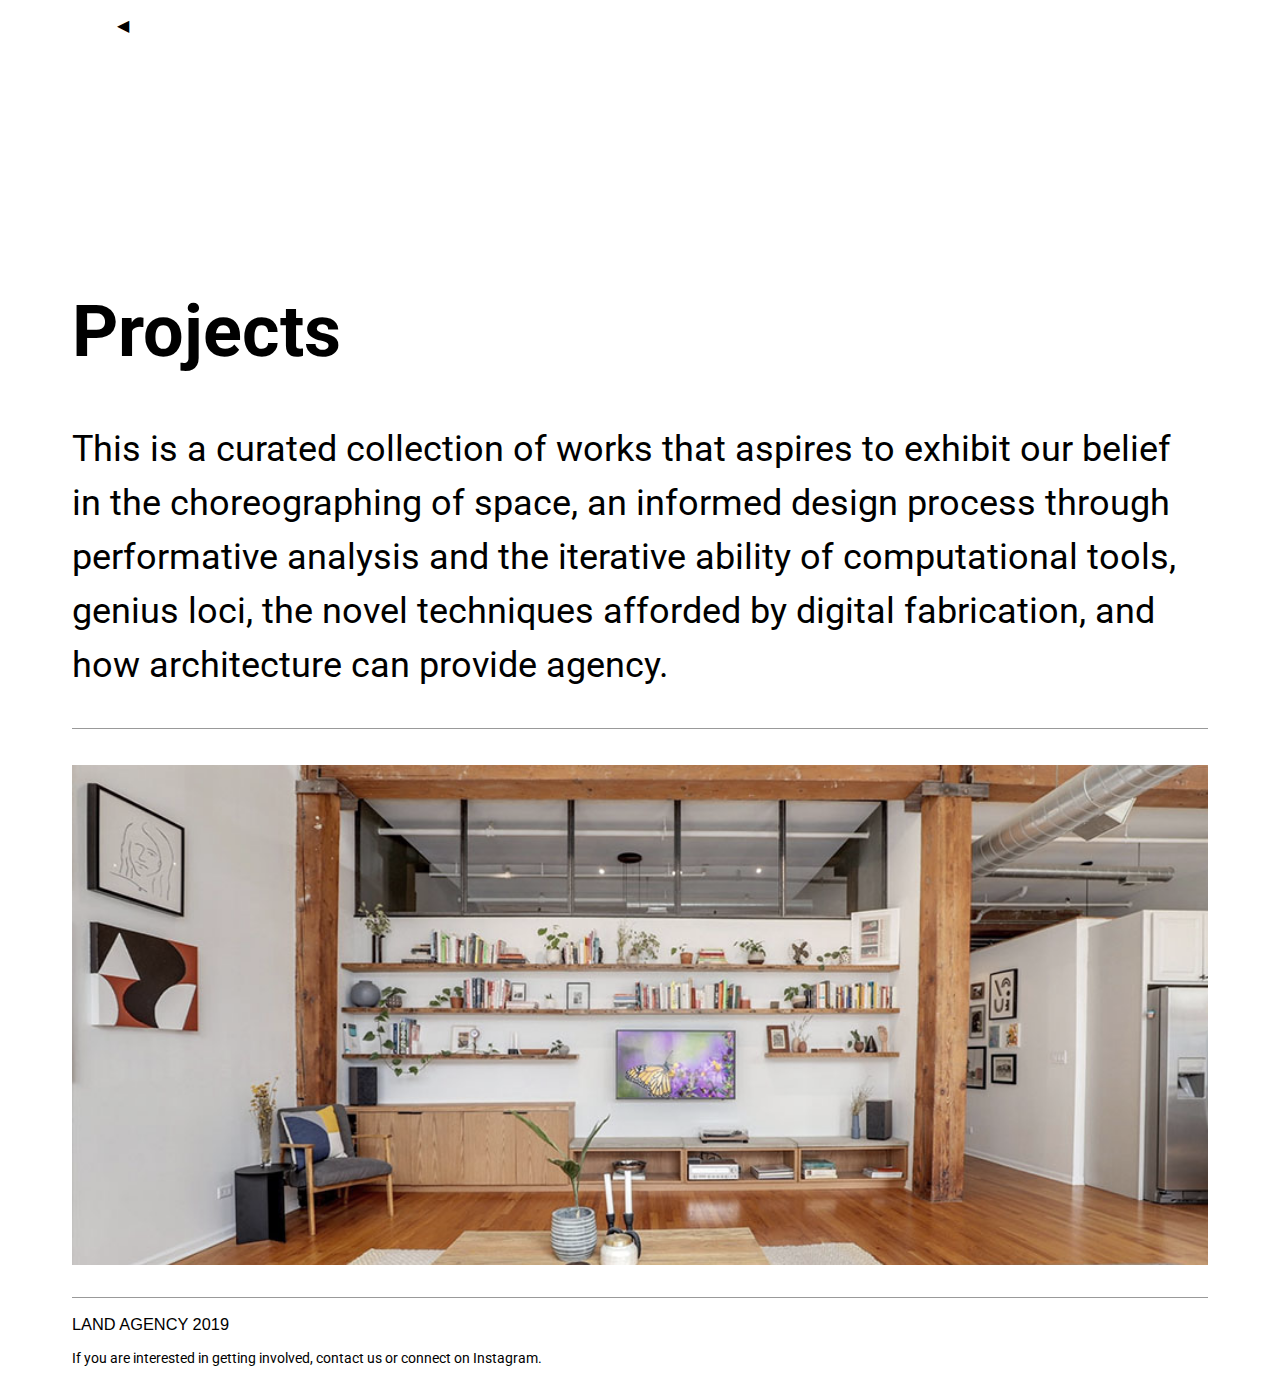
<file: projects.html>
<!DOCTYPE html>
<html lang="en-US">
<head>

  <!--
  Version: 2

  LAND AGENCY
  Website by Jonathan Culp
  JonathanCulp.com
  jdculp@umich.edu
  -->

    <meta charset="UTF-8">
    <meta name="viewport" content="width=device-width, initial-scale=1">
    <title>Land Agency</title>


    <!-- Webfonts -->
  <link rel="stylesheet" media="screen" href="https://fontlibrary.org/face/osp-din" type="text/css"/>
  <link href="https://fonts.googleapis.com/css?family=Eczar" rel="stylesheet">
  <link href="https://fonts.googleapis.com/css?family=Roboto" rel="stylesheet">

    <link rel="stylesheet" href="css/style-index.css" type="text/css" media="all">
    <link rel="stylesheet" href="slick/slick.css" type="text/css" media="all">
</head> 
    <nav role="navigation">
        <ul>
            <li class="triangle"><a href="index.html" aria-haspopup="true">◀</a>
                <ul>
                    <li><a href="/about/">About</a></li>
                    <li><a href="/projects/">Projects</a></li>
                    <li><a href="/projects/">Contact</a></li>
                </ul>
            </li>
        </ul>    
    </nav>
 
<body>
    
    <section role="article" class="about">
    <h1 class="about-title">Projects</h1>
    <p>This is a curated collection of works that aspires to exhibit our belief in the choreographing of space, an informed design process through performative analysis and the iterative ability of computational tools, genius loci, the novel techniques afforded by digital fabrication, and how architecture can provide agency.</p>
  </section><!-- .about -->
  

  <section role="article" class="longform">
    
  </section><!-- .longform -->

  <footer>
    <h3 class="LA-Logo">Land Agency 2019</h3>
        <aside> If you are interested in getting involved, <a  href="mailto:hello@landagency.net?subject=Hello" target="_blank" rel="nofollow">contact us</a> or connect on <a href="https://www.instagram.com/land_agency/" target="_blank" rel="nofollow">Instagram</a>. </aside>
  </footer>
</body>
    <script type="text/javascript" src="slick/slick.min.js"></script>
</file>
<file: css/style-index.css>
/* -------------------------------------------------------

Land Agency //

Land-Agency.com
LandAgency.net

Version: 2

Author: Jonathan Culp

Contact: JonathanCulp.com

----------------------------------------------------- */
/** { transition: all 1s; }*/
* { box-sizing: border-box;}

html{
  font-size: 1rem;
}


/* BODY */
body{
	font-family: 'Roboto', -apple-system,system-ui,BlinkMacSystemFont,"Helvetica Neue",Arial,sans-serif;
  display: flex;
  flex-wrap: wrap;
  margin: 0 auto;
  padding: 0 2em;
  max-width: 1200px;
}

h1{
    margin: 0;
}


/* Header */
header{
  order: 1;
  flex: 100%;
  min-height: 250px;
  text-align: center;
  margin-top: 2em;
  margin-bottom: 2em;
}

/* General */
a{
  text-decoration: none;
  color: #000;
}

ul{
    display: block;
    margin-left: 5px;
    list-style: none;
    float: left;
}

li{
    display: block;
    float: left;
    text-align: left;
    position: relative;
}

li:hover,
li:focus-within{
    cursor: pointer;
}

li:focus-within a{
    outline: none;
}

ul li ul {
    visibility: hidden;
    opacity: 0;
    min-width: 5rem;
    position: absolute;
    left: 0;
    display: none;
}

ul li:hover > ul,
ul li:focus-within > ul,
ul li ul:hover,
ul li ul:focus {
   visibility: visible;
   opacity: 1;
   display: block;
}

ul li ul li {
	clear: both;
  width: 100%;
}

a:hover{
  color: #385E4A;
  transition: all 1s;
}

#green{
  border-bottom: 6px solid rgba(56, 94, 74, 1);
  box-shadow: inset 0 -6px 0 rgba(56, 94, 74, 1);
}

#green:hover{
  color: #fff;
  background-color: #385E4A;
}

.LA-Logo{
  font-family: 'OSPDINDIN', sans-serif;
  text-transform: uppercase;
  font-weight: normal;
}

#LA-Logo-L{
  font-size: 3rem;
}

.quotes{
  margin: 0;
  font-size: 2rem;
  font-style: italic;
}

.content-title{
  text-decoration: underline;
  color: #000;
  font-family: 'OSPDINDIN', sans-serif;
  text-transform: uppercase;
  font-size: 5rem;
  font-weight: normal;
}

.content-title a:hover{
  color: #385E4A;
}

.content-subtitle{
  margin: 0;
}

.content-type{
  font-size: 1.25rem;
  color: #fff;
  -webkit-writing-mode: vertical-lr;
  writing-mode: vertical-lr;
  text-align: right;
  height: 100%;
  padding: .5em;
  margin: 0;
}

/* About */
.about{
  order: 2;
  flex: 100%;
  font-size: 2.25rem;
  line-height: 1.5;
  padding-bottom: 0;
  margin-bottom: 1em;
  border-bottom: 1px solid #999;
}

.about-title{
    margin-top: 20%;
}

.about p{
  margin-bottom: 1em;
}


/* Interview */
.interview{
  order: 3;
  flex: 60%;
  height: 20vmax;
  min-height: 300px;
  margin-bottom: 2em;
}

.interview-img{
	background: url(../images/interview-photo.jpg);
	background-position: center center;
	background-repeat: no-repeat;
	background-size: cover;
	float: left;
	width: 40%;
	height: 100%;
}

.interview-content{
  float: right;
  padding: 0 0 0 .5em;
  width: 60%;
}

#interview-title{
  margin: 0;
  margin-left: -40px;
}


/* Projects */
.projects{
  order: 4;
  flex: 40%;
  height: 100%;
  margin-bottom: 2em;
  min-width: 250px;
  font-size: 20px;
}

#circle{
  margin: auto;
  background: #385E4A;
  width: 20vmax;
  height: 20vmax;
  border-radius: 50%;
  display: flex;
  align-items: center;
  padding-left: 1em;
  color: #fff;
}

#circle:hover{
  transition: all 1s;
  transform: rotate(-90deg);
  transform:
}

/* Longform */
.longform{
  order: 5;
  flex: 100%;
  background-color: cyan;
  height: 500px;
  display: flex;
  justify-content: center;
  align-items: center;
  margin-bottom: 2em;
filter: grayscale(20%);
  background: url(../images/loft-02.jpg);
	background-position: center center;
	background-repeat: no-repeat;
	background-size: cover;
}

.longform-box{
  width: 40%;
  min-width: 250px;
  height: 300px;
  background-color: #888;
}

#longform-title{
  position: absolute;
  width: 100%;
  margin: 0;
  text-align: center;
  margin-top: -50px;
}

/* Projects */


/* Footer */
footer{
  order: 6;
  flex: 100%;
  text-align: left;
  font-size: 14px;
  border-top: 1px solid #999;
  margin-bottom: 2em;
}

/* Resize */
 @media (max-width: 1000px) {

   html{
     font-size: .8rem;
   }

   #circle{
     height: 30vmin;
     width: 30vmin;
   }

   .quotes{
     display: inline-block;
   }
}

/* Resize */
 @media (max-width: 650px) {

   html{
     font-size: .7rem;
   }

	#circle{
    height: 75vmin;
    width: 75vmin;
  }
}
</file>
